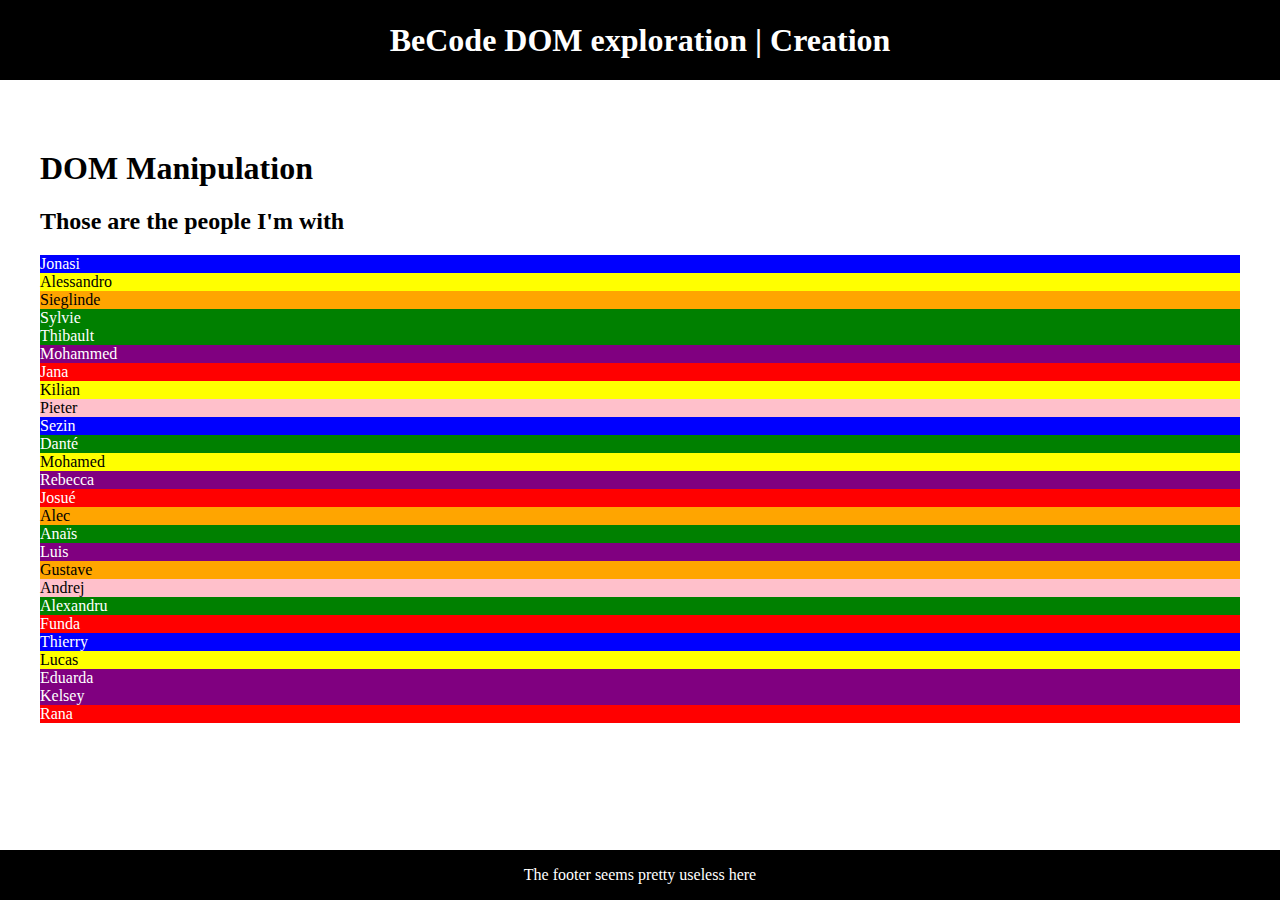
<file: Create/index.html>
<!DOCTYPE html>
<html lang="en">
<head>
  <meta charset="UTF-8">
  <meta http-equiv="X-UA-Compatible" content="IE=edge">
  <meta name="viewport" content="width=device-width, initial-scale=1.0">
  <title>Exploring the DOM</title>

  <link rel="stylesheet" href="../assets/style.css">
  <script defer src="script.js"></script>
</head>
<body>
  <header>
    <h1>BeCode DOM exploration | <strong>Creation</strong></h1>
  </header>

  <main>
    <h1>DOM Manipulation</h1>

    <article>
      <h2>Those are the people I'm with</h2>
    </article>
  </main>

  <footer>
    The footer seems pretty useless here
  </footer>
</body>
</html>
</file>
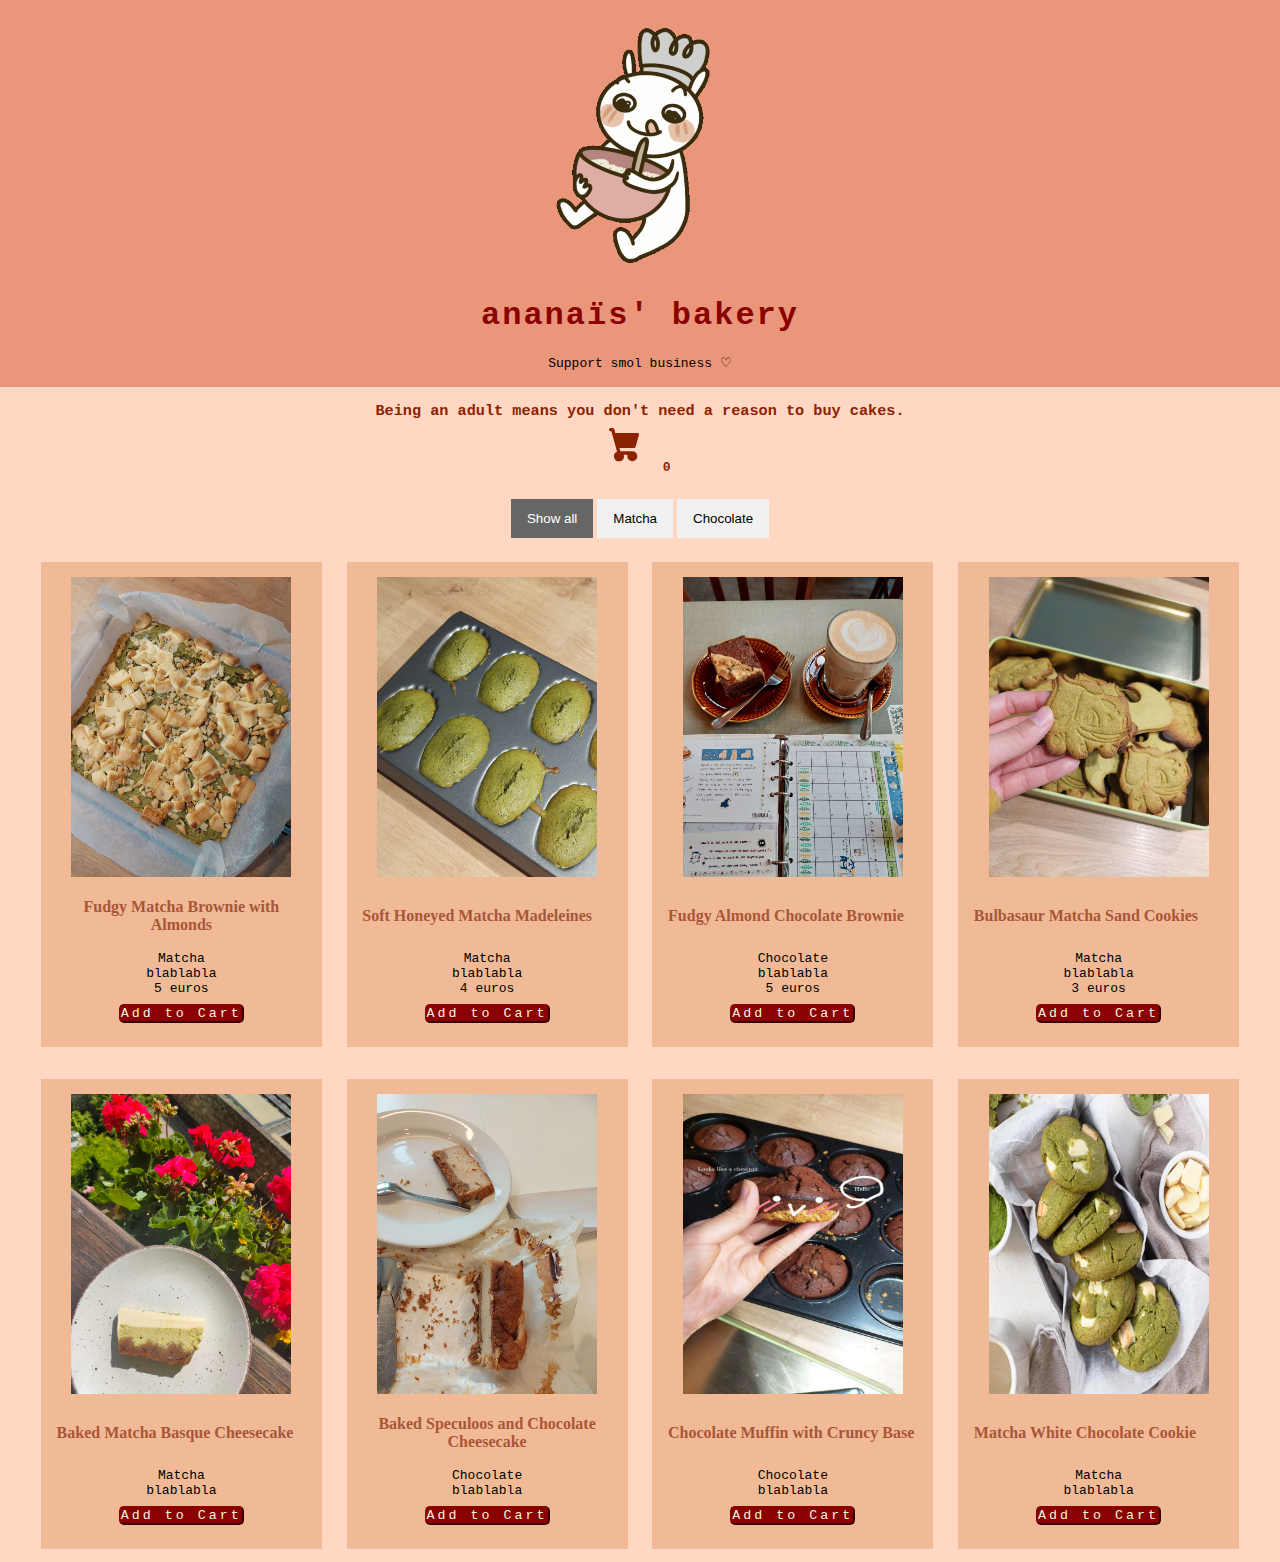
<file: Dark Kitchen/index.html>
<!DOCTYPE html>
<html lang="en">
<head>
    <meta charset="UTF-8">
    <meta name="viewport" content="width=device-width, initial-scale=1.0">
    <link rel="stylesheet" href="style.css">
    <title>Dark Kitchen</title>
</head>
<body>
<!-- Header -->
<header>
    <img src="./product_img/header_gif1.gif" alt=".">
    <h1>Ananaïs' Bakery</h1>
    <span>Support smol business ♡ </span>
</header>



<!-- top icon cart-->

<div class="cart-container">
    <h3>Being an adult means you don't need a reason to buy cakes.</h3>
    <div class="icon-cart">
        <svg aria-hidden="true" xmlns="http://www.w3.org/2000/svg" fill="currentColor" viewBox="0 0 18 21">
    <path d="M15 12a1 1 0 0 0 .962-.726l2-7A1 1 0 0 0 17 3H3.77L3.175.745A1 1 0 0 0 2.208 0H1a1 1 0 0 0 0 2h.438l.6 2.255v.019l2 7 .746 2.986A3 3 0 1 0 9 17a2.966 2.966 0 0 0-.184-1h2.368c-.118.32-.18.659-.184 1a3 3 0 1 0 3-3H6.78l-.5-2H15Z"/>
  </svg>
  <span>0</span>
    </div>
</div>

<!-- cart tab -->
<div class="cartTab">
    <h3>Shopping Cart</h3>
    <div class="cartList">
            <!-- h2 product name-->
            <!-- product price-->

    </div>
    <div class="btn">
    <button class="close">Close</button>
    <button class="checkout">Checkout</button>
</div>
</div>



<!-- Control buttons -->
<div id="myBtnContainer">
    <button class="btn active" data-category="all">Show all</button>
    <button class="btn" data-category="matcha">Matcha</button>
    <button class="btn" data-category="chocolate">Chocolate</button>
</div>

<!-- First Row -->
<main>
<section class="row">
    <!-- 1st Card -->
    <div class="card filterDiv matcha">
        <img src="./product_img/matcha_brownies.jpg" alt="something something">
        <h2>Product Name</h2>
        <p class="product-tags">Product Tags</p>
        <p class="product-description">Lorem ipsum dolor, sit amet consectetur adipisicing elit. Error doloribus ad perspiciatis et. Ab laboriosam voluptate sed itaque, quod debitis asperiores voluptatum accusamus eligendi odio. Praesentium id laboriosam debitis repellat!</p>
        <p class="product-price">4 euros</p>
        <button class="addCart">Add to Cart</button>
    </div>
    <!-- 2nd Card -->
    <div class="card filterDiv matcha">
        <img src="./product_img/matcha_madeleine.jpg" alt="something something">
        <h2>Product Name</h2>
        <p class="product-tags">Product Tags</p>
        <p class="product-description">Lorem ipsum dolor, sit amet consectetur adipisicing elit. Error doloribus ad perspiciatis et. Ab laboriosam voluptate sed itaque, quod debitis asperiores voluptatum accusamus eligendi odio. Praesentium id laboriosam debitis repellat!</p>
        <p class="product-price">4 euros</p>
        <button class="addCart">Add to Cart</button>
    </div>
    <!-- 3rd Card -->
    <div class="card filterDiv chocolate">
        <img src="./product_img/chocolate_brownie.jpg" alt="something something">
        <h2>Product Name</h2>
        <p class="product-tags">Product Tags</p>
        <p class="product-description">Lorem ipsum dolor, sit amet consectetur adipisicing elit. Error doloribus ad perspiciatis et. Ab laboriosam voluptate sed itaque, quod debitis asperiores voluptatum accusamus eligendi odio. Praesentium id laboriosam debitis repellat!</p>
        <p class="product-price">4 euros</p>
        <button class="addCart">Add to Cart</button>
    </div>
    <!-- 4th Card-->
    <div class="card filterDiv matcha">
        <img src="./product_img/bulbasaur_cookies.jpg" alt="something something">
        <h2>Product Name</h2>
        <p class="product-tags">Product Tags</p>
        <p class="product-description">Lorem ipsum dolor, sit amet consectetur adipisicing elit. Error doloribus ad perspiciatis et. Ab laboriosam voluptate sed itaque, quod debitis asperiores voluptatum accusamus eligendi odio. Praesentium id laboriosam debitis repellat!</p>
        <p class="product-price">4 euros</p>
        <button class="addCart">Add to Cart</button>
    </div>
</section>
<!-- Second Row -->
<section class="row">
    <!-- 5th Card -->
    <div class="card filterDiv matcha">
        <img src="./product_img/matcha_cheesecake.jpg" alt="something something">
        <h2>Product Name</h2>
        <p class="product-tags">Product Tags</p>
        <p class="product-description">Production Description</p>
        <button class="addCart">Add to Cart</button>
    </div>
    <!-- 6th Card -->
    <div class="card filterDiv chocolate">
        <img src="./product_img/speculoos_cheesecake.jpg" alt="something something">
        <h2>Product Name</h2>
        <p class="product-tags">Product Tags</p>
        <p class="product-description">Production Description</p>
        <button class="addCart">Add to Cart</button>
    </div>
    <!-- 7th Card -->
    <div class="card filterDiv chocolate">
        <img src="./product_img/chesnut.jpg" alt="something something">
        <h2>Product Name</h2>
        <p class="product-tags">Product Tags</p>
        <p class="product-description">Production Description</p>
        <button class="addCart">Add to Cart</button>
    </div>
    <!-- 8th Card-->
    <div class="card filterDiv matcha">
        <img src="./product_img/matcha_cookies.jpg" alt="something something">
        <h2>Product Name</h2>
        <p class="product-tags">Product Tags</p>
        <p class="product-description">Production Description</p>
        <button class="addCart">Add to Cart</button>
    </div>
</section>
</main>



<script defer src="script.js"></script>
</body>
</html>
</file>
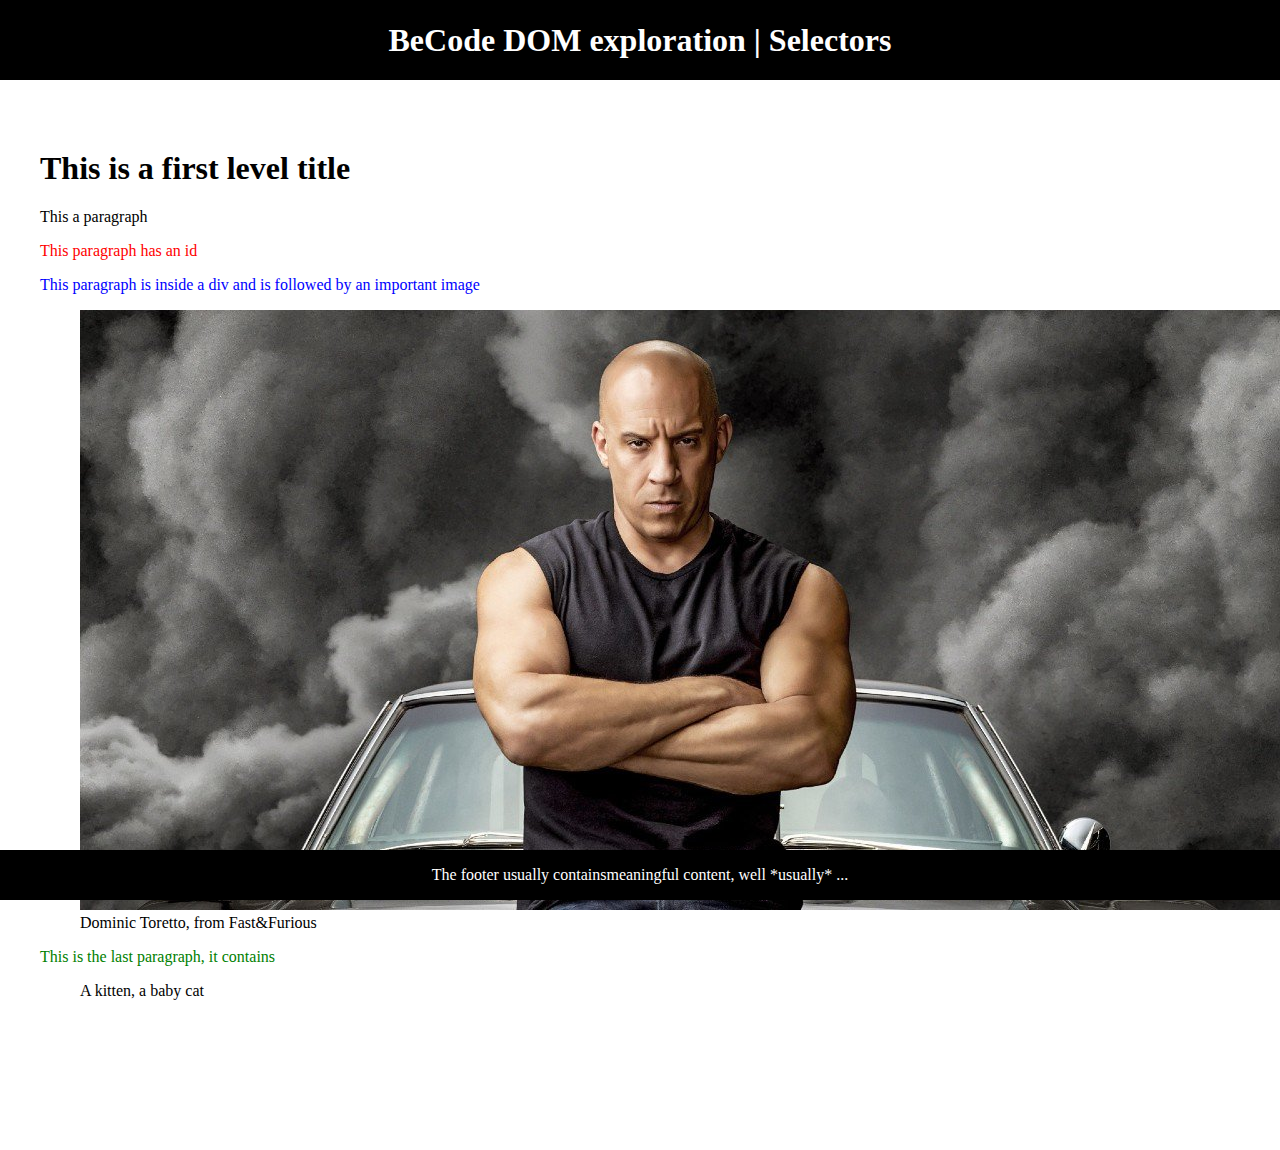
<file: Dom Selectors/index.html>
<!DOCTYPE html>
<html lang="en">
<head>
  <meta charset="UTF-8">
  <meta http-equiv="X-UA-Compatible" content="IE=edge">
  <meta name="viewport" content="width=device-width, initial-scale=1.0">
  <title>Exploring the DOM</title>

  <link rel="stylesheet" href="../assets/style.css">
  <script defer src="script.js"></script>
</head>
<body>
  <header>
    <h1>BeCode DOM exploration | <strong>Selectors</strong></h1>
  </header>

  <main>
    <h1>This is a first level title</h1>

    <p class="important">This a paragraph</p>

    <p id="p-with-an-id">This paragraph has an id</p>

    <div>
      <p>This paragraph is inside a div and is followed by an important image<br /></p>
      <figure>
        <img src="../assets/domtoretto.jpg" alt="Dominic Toretto" class="important" />
        <figcaption>Dominic Toretto, from Fast&Furious</figcaption>
      </figure>
    </div>

    <p>This is the last paragraph, it contains</p>
    <figure>
      <img src="../assets/kitten.jpeg" alt="A kitten" />
      <figcaption>A kitten, a baby cat</figcaption>
    </figure>
  </main>

  <footer>
    The footer usually contains <span class="important">meaningful content</span>, well *usually* ...
  </footer>
</body>
</html>
</file>
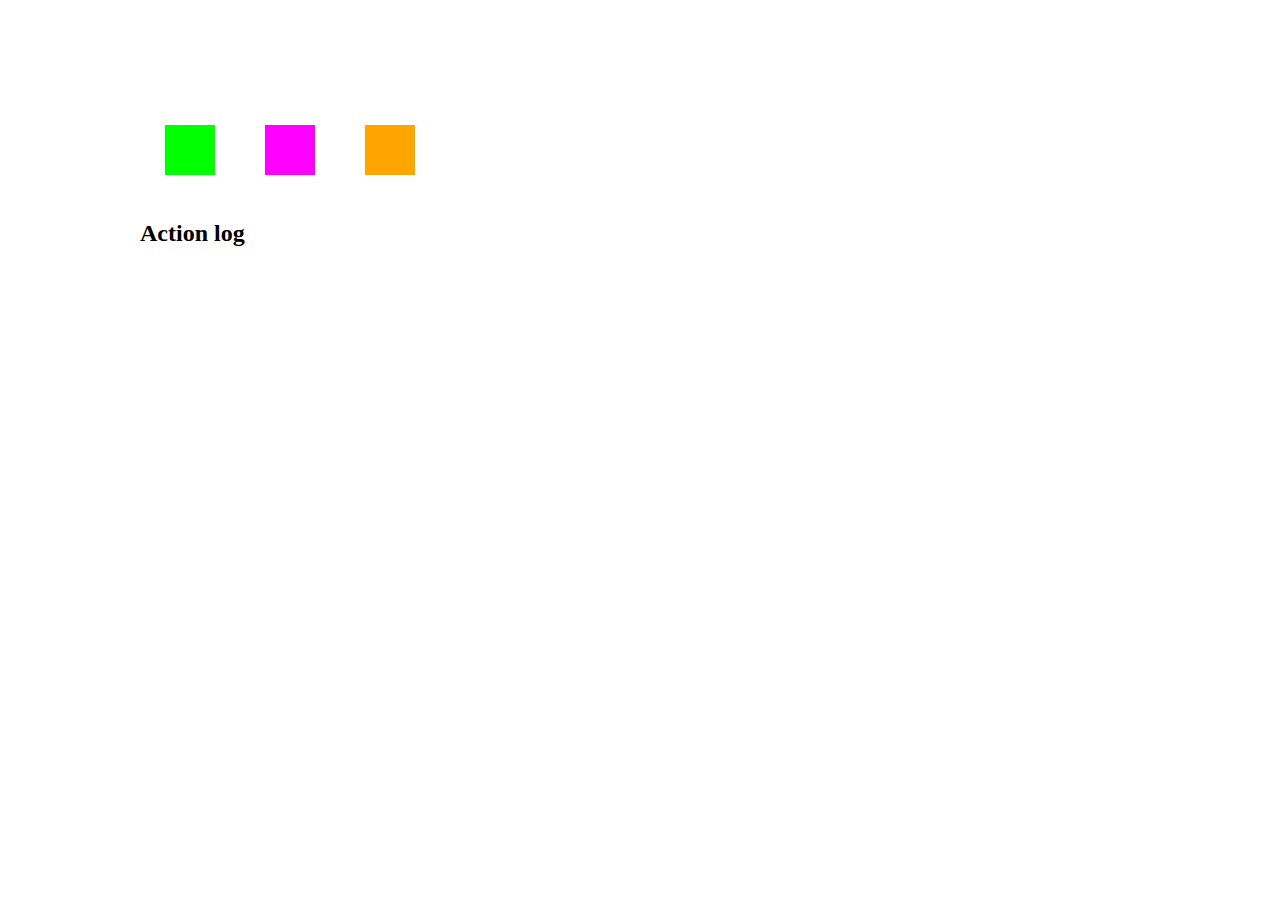
<file: Events/index.html>
<!DOCTYPE html>
<html lang="en">
<head>
  <meta charset="UTF-8">
  <meta http-equiv="X-UA-Compatible" content="IE=edge">
  <meta name="viewport" content="width=device-width, initial-scale=1.0">
  <title>DOM events</title>

  <link rel="stylesheet" href="style.css">
  <script defer src="script.js"></script>
</head>
<body>

  <main>
    <section class="displayedsquare-wrapper">
      <!-- Dynamically put the squares in here -->
    </section>

    <section>
      <div class="actionsquare-wrapper">
        <div class="actionsquare green"></div>
        <div class="actionsquare violet"></div>
        <div class="actionsquare orange"></div>
      </div>
    </section>

    <section>
      <h2>Action log</h2>

      <ul>
        <!-- Dynamically put the logs in here -->
      </ul>
    </section>
  </main>
</body>
</html>
</file>
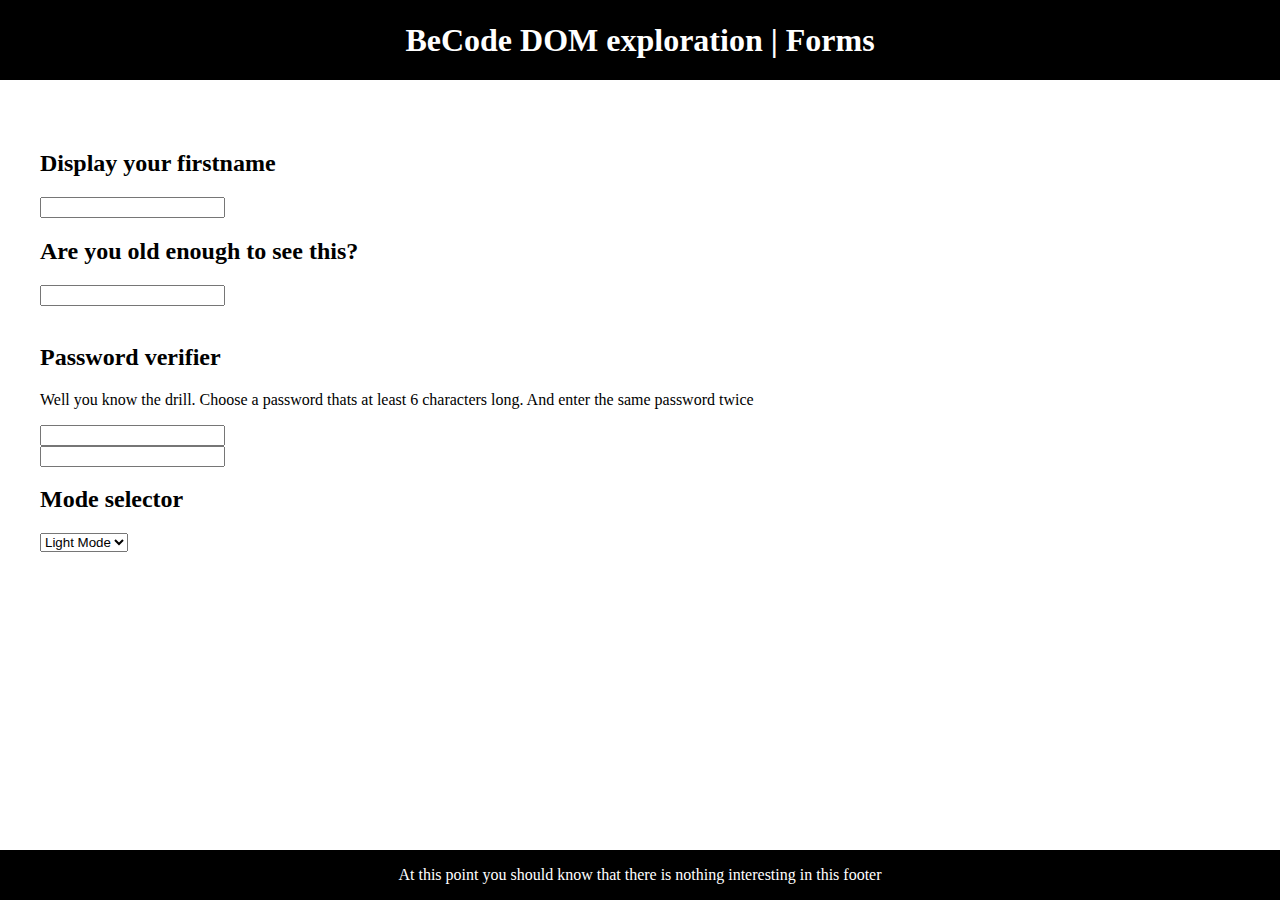
<file: Forms/index.html>
<!DOCTYPE html>
<html lang="en">
<head>
  <meta charset="UTF-8">
  <meta http-equiv="X-UA-Compatible" content="IE=edge">
  <meta name="viewport" content="width=device-width, initial-scale=1.0">
  <title>Exploring the DOM</title>

  <link rel="stylesheet" href="../assets/style.css">
  <script defer src="script.js"></script>
</head>
<body>
  <header>
    <h1>BeCode DOM exploration | <strong>Forms</strong></h1>
  </header>

  <main>
    <section>
      <h2>Display your firstname</h2>

      <input type="text" name="firstname" id="firstname"/>
      <span id="display-firstname"></span>
    </section>

    <section>
      <h2>Are you old enough to see this?</h2>

      <input type="number" name="age" id="age" />
      <section id="a-hard-truth" style="visibility: hidden;">
        Being an adult is not fun, everybody would rather remain a child, especially when it's time to pay the bills.
      </section>
    </section>

    <section>
      <h2>Password verifier</h2>

      <p>Well you know the drill. Choose a password thats at least 6 characters long. And enter the same password twice</p>

      <div>
        <input type="password" name="pwd" id="pwd" />
      </div>

      <div>
        <input type="password" name="pwd-confirm" id="pwd-confirm" />
      </div>
    </section>

    <section>
      <h2>Mode selector</h2>

      <select name="toggle-darkmode" id="toggle-darkmode">
        <option value="dark">Dark Mode</option>
        <option value="light" selected>Light Mode</option>
      </select>
    </section>
  </main>

  <footer>
    At this point you should know that there is nothing interesting in this footer
  </footer>
</body>
</html>
</file>
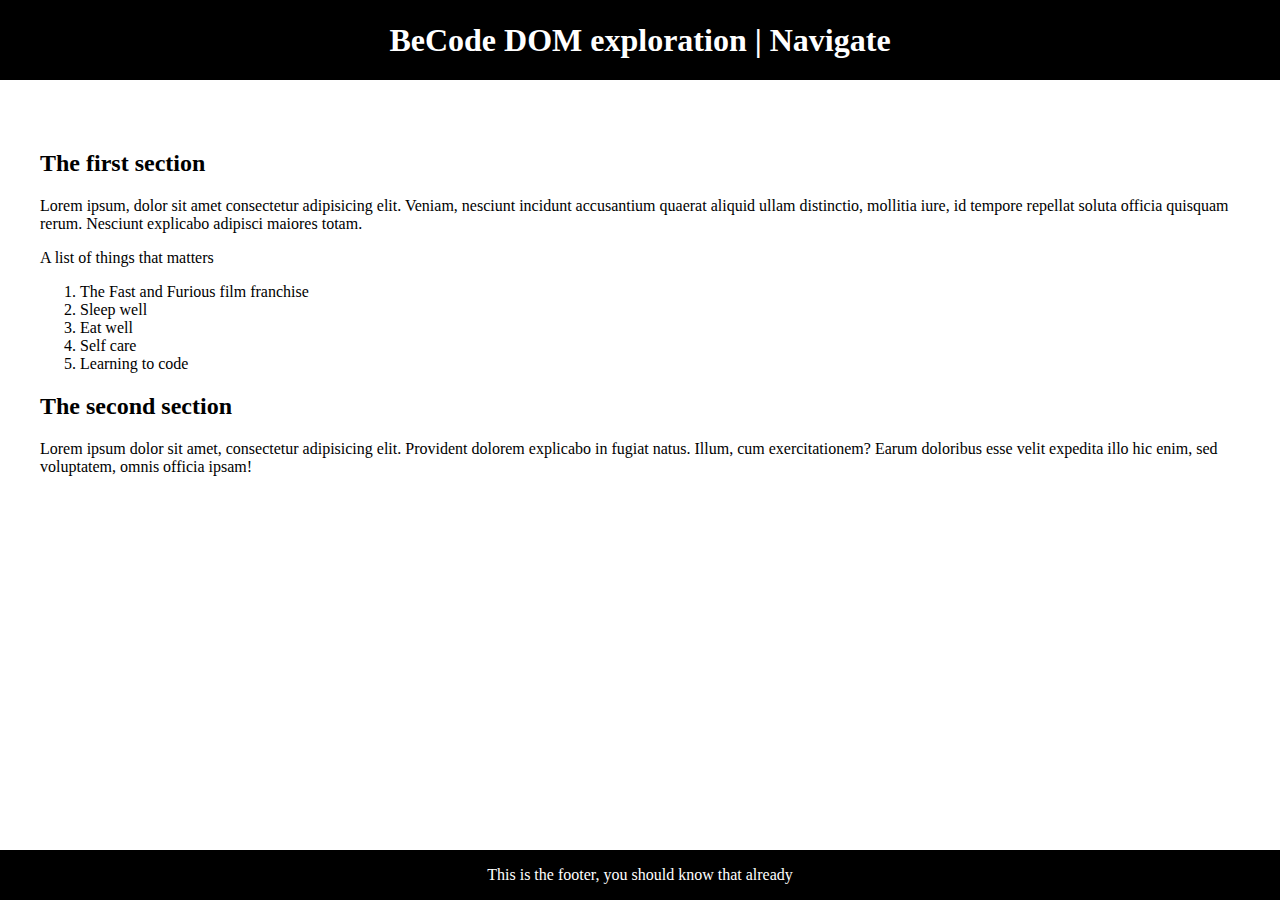
<file: Navigate/index.html>
<!DOCTYPE html>
<html lang="en">
<head>
  <meta charset="UTF-8">
  <meta http-equiv="X-UA-Compatible" content="IE=edge">
  <meta name="viewport" content="width=device-width, initial-scale=1.0">
  <title>Exploring the DOM</title>

  <link rel="stylesheet" href="../assets/style.css">
  <script defer src="script.js"></script>
</head>
<body>
  <header>
    <h1>BeCode DOM exploration | <strong>Navigate</strong></h1>
  </header>

  <main>
    <section>
      <h2>The first section</h2>

      <p>
        Lorem ipsum, dolor sit amet consectetur adipisicing elit. Veniam, nesciunt incidunt accusantium quaerat aliquid ullam distinctio, mollitia iure, id tempore repellat soluta officia quisquam rerum. Nesciunt explicabo adipisci maiores totam.
      </p>

      <p>
        A list of things that matters
        <ol>
          <li>Sleep well</li>
          <li>Eat well</li>
          <li>Self care</li>
          <li>Learning to code</li>
          <li>The Fast and Furious film franchise</li>
        </ol>
      </p>
    </section>

    <section>
      <h2>The third section</h2>

      <p>Lorem ipsum dolor sit amet, consectetur adipisicing elit. Provident dolorem explicabo in fugiat natus. Illum, cum exercitationem? Earum doloribus esse velit expedita illo hic enim, sed voluptatem, omnis officia ipsam!</p>
    </section>

    <section>
      <div>
        <h2>The second section</h2>

        <p>Lorem ipsum dolor sit amet consectetur, adipisicing elit. Praesentium, dolor dolorem dolores eaque animi sint facere aperiam ducimus deleniti! A doloribus quo iste animi inventore laborum amet ea cumque suscipit?</p>
      </div>
    </section>
  </main>

  <footer>
    This is the footer, you should know that already
  </footer>
</body>
</html>
</file>
<file: assets/style.css>
*{
  box-sizing: border-box;
}

body{

  margin: 0 auto;
  padding: 0;
}

header, footer{
  position: fixed;
  background-color: #000;
  color: #fff;
  left: 0;
  right: 0;
  display: flex;
  justify-content: center;
  align-items: center;
}

header{
  top: 0;
  height: 80px;
}

footer{
  bottom: 0;
  height: 50px;
}

main{
  max-width: 1200px;
  margin: 150px auto;
}
</file>
<file: Dark Kitchen/style.css>
* {
  margin: 0;
  padding: 0;
}

body {
  background-color: rgb(255, 215, 195);
}

header {
  text-align: center;
  background-color: darksalmon;
  padding: 2ch;
}

header img {
  max-width: 200px;
  margin: auto;
}

h1 {
  margin: 1ch;
  font-family: "Courier New";
  text-transform: lowercase;
  letter-spacing: 2px;
  color: darkred;
}

span {
  margin: 1ch;
  font-family: monospace;
}

#myBtnContainer {
  text-align: center;
  padding: 1ch;
}

/* The "show" class is added to the filtered elements */
.show {
  display: block;
}

.filterDiv {
  display: none;
}

/* Style the buttons */
.btn {
  border: none;
  outline: none;
  padding: 12px 16px;
  background-color: #f1f1f1;
  cursor: pointer;
}

/* Add a light grey background on mouse-over */
.btn:hover {
  background-color: #ddd;
}

/* Add a dark background to the active button */
.btn.active {
  background-color: #666;
  color: white;
}

.row {
  display: flex;
  flex-direction: row;
  align-items: stretch;
  justify-content: space-evenly;
  margin: auto;
  padding: 2ch;
  overflow: hidden;
}

.card {
  display: flex;
  flex-direction: column;
  flex: 1;
  background-color: rgb(240, 186, 150);
  max-width: 20%;
  text-align: center;
  padding: 2ch;
  font-family: monospace;
}

.card img {
  height: 300px;
  width: 220px;
}

.card h2 {
  display: flex;
  align-items: center;
  height: 70px;
  text-align: center;
  font-family: Tahoma;
  font-size: medium;
  color: rgb(169, 86, 56);
}

@media only screen and (max-width: 600px) {
  .row {
    display: flex;
    flex-direction: column;
  }
  .card {
    max-width: 100%;
    margin: 2ch;
  }
}
.cart-container {
  max-width: 80%;
  margin: auto;
  font-family: monospace;
  font-weight: 600;
  text-align: center;
  padding: 2ch;
  color: rgb(139, 35, 0);
}
.cart-container svg {
  width: 30px;
  margin: 1ch;
}

.addCart {
  background-color: darkred;
  border-color: darkred;
  color: beige;
  margin: 1ch;
  border-radius: 5px;
  font-family: Courier;
  letter-spacing: 3px;
  cursor: pointer;
}

.cartTab {
  width: 400px;
  background-color: rgb(181, 104, 76);
  color: rgb(58, 13, 13);
  position: fixed;
  inset: 0 -400px 0 auto;
  display: grid;
  grid-template-rows: 70px 1fr 70px;
  transition: 0.5s;
}

.cartTab h3 {
  padding: 20px;
  margin: 0;
  font-weight: 600;
  font-size: x-large;
  text-align: center;
  font-family: Courier;
}

.cartTab .btn {
  display: grid;
  grid-template-columns: repeat(2, 1fr);
  background-color: darkred;
}

.cartTab .btn button {
  background-color: rgb(186, 61, 61);
  color: white;
  border: none;
  cursor: pointer;
  font-family: monospace;
}

.cartTab .btn .close {
  background-color: white;
  color: black;
}

.cartTab .cartList .card {
  display: grid;
  grid-template-columns: 70px 150px 50px 1fr;
  text-align: center;
  align-items: center;
}

body.showCart .cartTab {
  right: 0;
}

body .showCart .cart-container {
  transform: translateX(-250px);
}

.cart-container {
  transition: transform 0.5s;
}

.icon-cart {
  cursor: pointer;
}/*# sourceMappingURL=style.css.map */
</file>
<file: Events/style.css>
body{
  margin: auto;
  transition: .3s;
}

.actionsquare, .displayedsquare{
  margin: 25px;
  height: 50px;
  width: 50px;
  transition: .3s;
}

.actionsquare:hover{
  transform: scale(1.5);
}

.green{
  background-color: lime;
}

.violet{
  background-color: magenta;
}

.orange{
  background-color: orange;
}

.actionsquare-wrapper, .displayedsquare-wrapper{
  display: flex;
  flex-wrap: wrap;
}

main{
  max-width: 1000px;
  margin: 100px auto;
}
</file>
